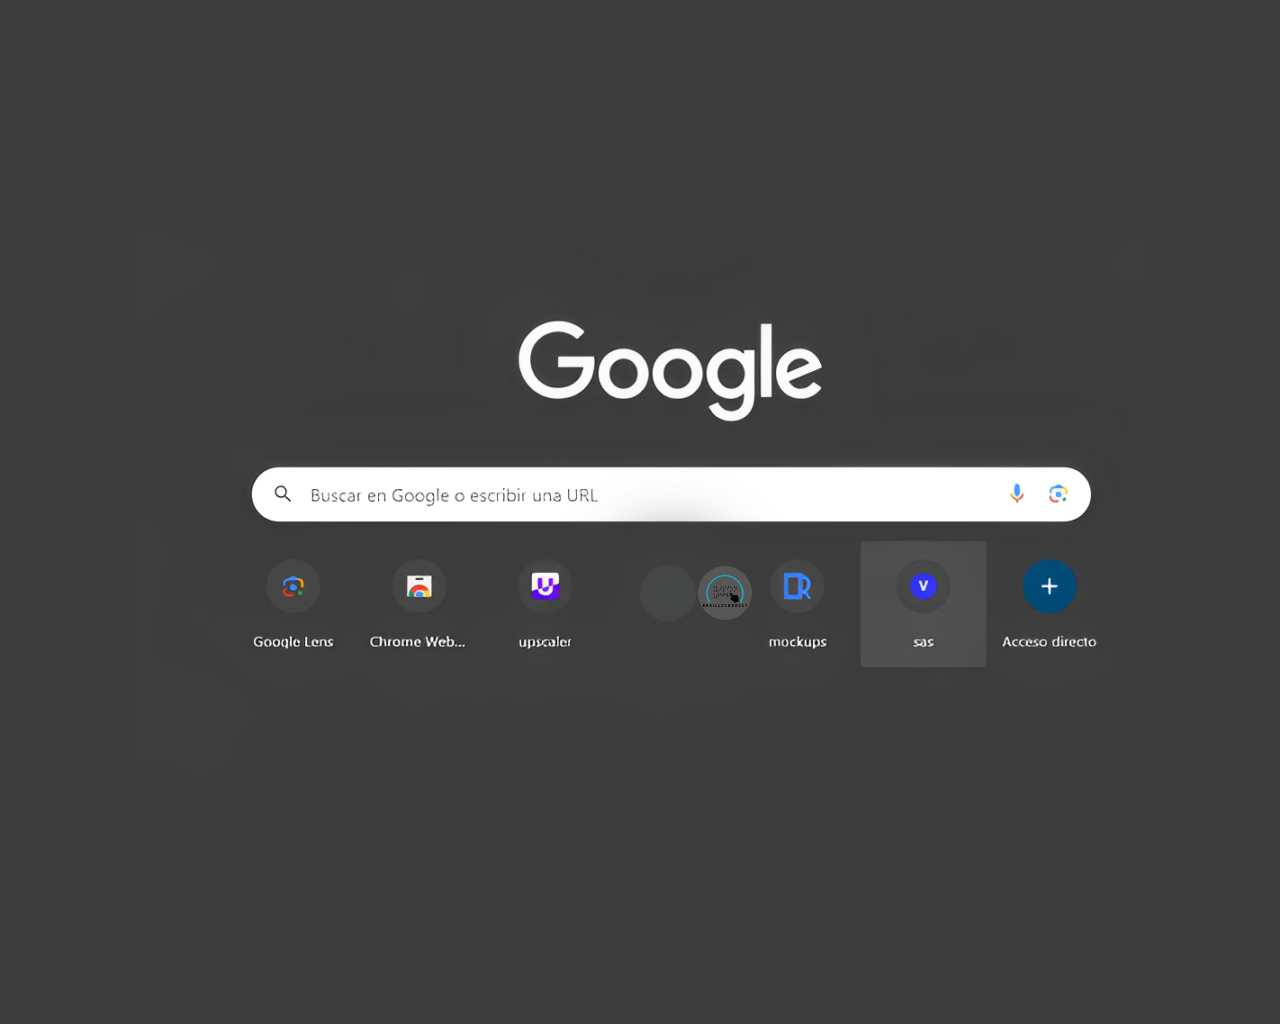
<file: index.html>
<!DOCTYPE html><html><head><meta charset="utf-8"><meta name="viewport" content="initial-scale=1, width=device-width"><link rel="stylesheet" href="desktop1.4267a332.css"><link rel="stylesheet" href="index.6d2a2d82.css"></head><body> <div class="desktop-1"> <div class="desktop-1-child"></div> <section class="main"> <img class="image-1-icon" alt src="image-1@2x.b7abcd8d.png"> <img class="main-child" loading="lazy" alt src="group-4.96f253af.svg" id="group"> </section> </div> <script>var e=document.getElementById("group");e&&e.addEventListener("click",function(e){window.location.href="./desktop1.html"});</script> </body></html>
</file>
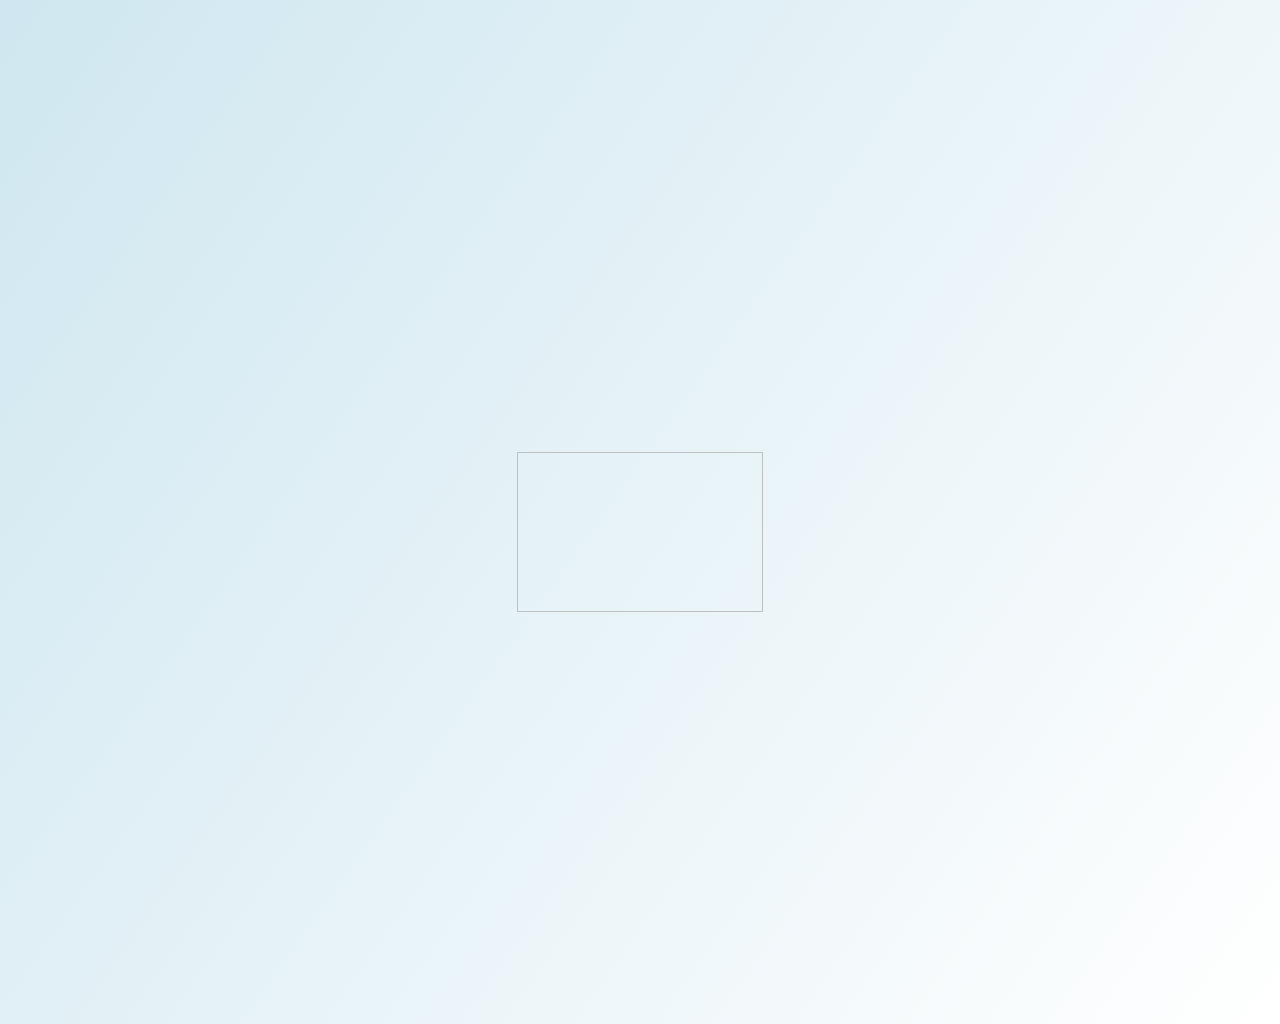
<file: desktop1.html>
<!DOCTYPE html><html><head><meta charset="utf-8"><meta name="viewport" content="initial-scale=1, width=device-width"><link rel="stylesheet" href="desktop1.4267a332.css"><link rel="stylesheet" href="desktop1.dcc79513.css"></head><body> <div class="desktop-2" id="desktop2"> <img class="frame-icon65" loading="lazy" alt> </div> <script>var e=document.getElementById("desktop2");e&&e.addEventListener("click",function(e){window.location.href="./desktop2.html"});</script> </body></html>
</file>
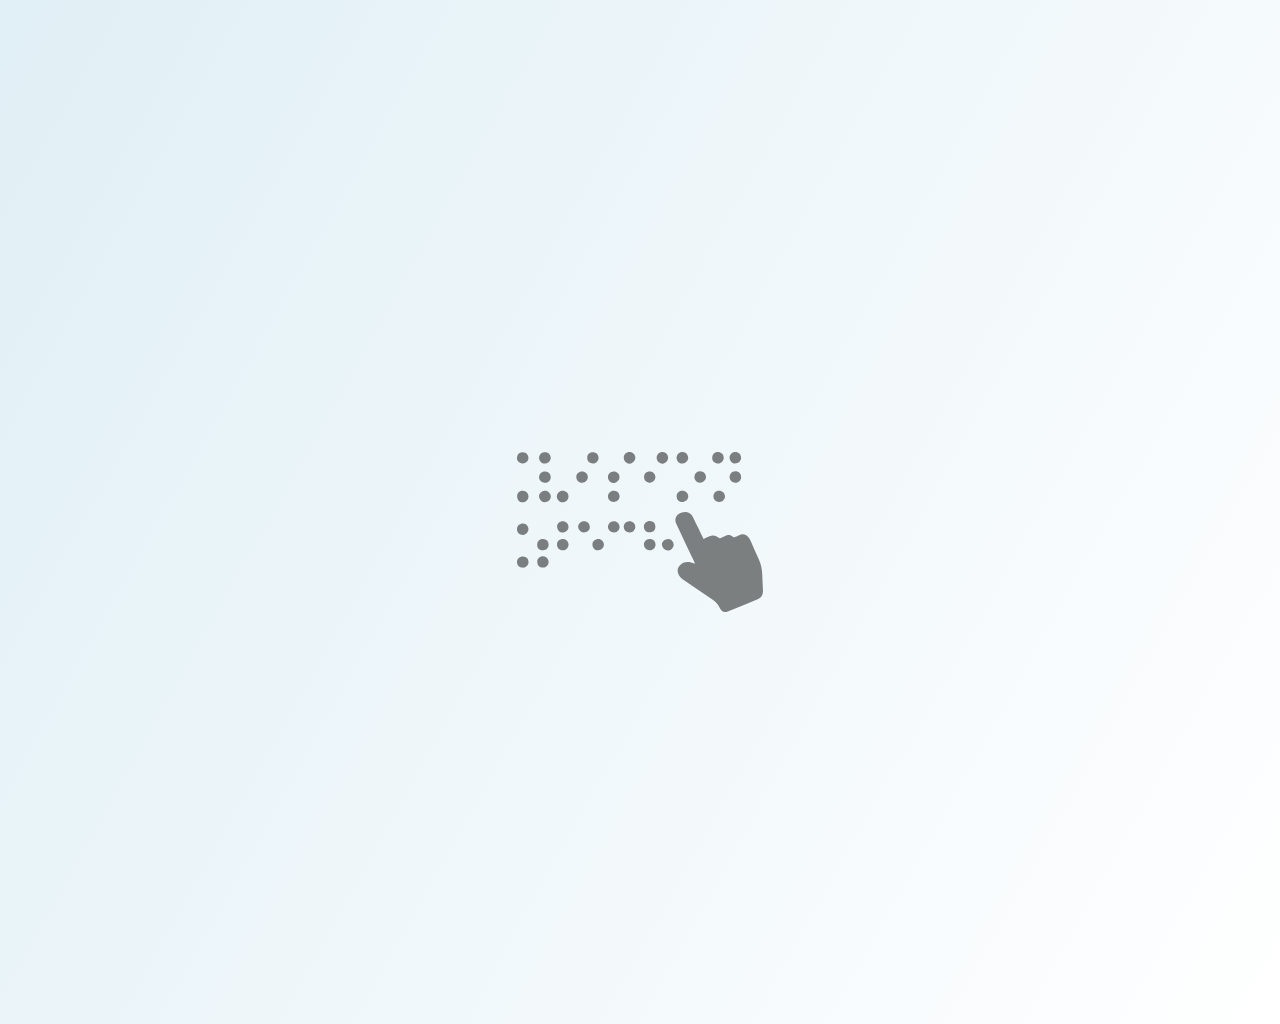
<file: desktop2.html>
<!DOCTYPE html><html><head><meta charset="utf-8"><meta name="viewport" content="initial-scale=1, width=device-width"><link rel="stylesheet" href="desktop1.4267a332.css"><link rel="stylesheet" href="desktop2.73dc5c78.css"></head><body> <div class="desktop-3" id="desktop3"> <img class="frame-icon12" loading="lazy" alt src="frame1.af3c4f87.svg"> </div> <script>var e=document.getElementById("desktop3");e&&e.addEventListener("click",function(e){window.location.href="./desktop4.html"});</script> </body></html>
</file>
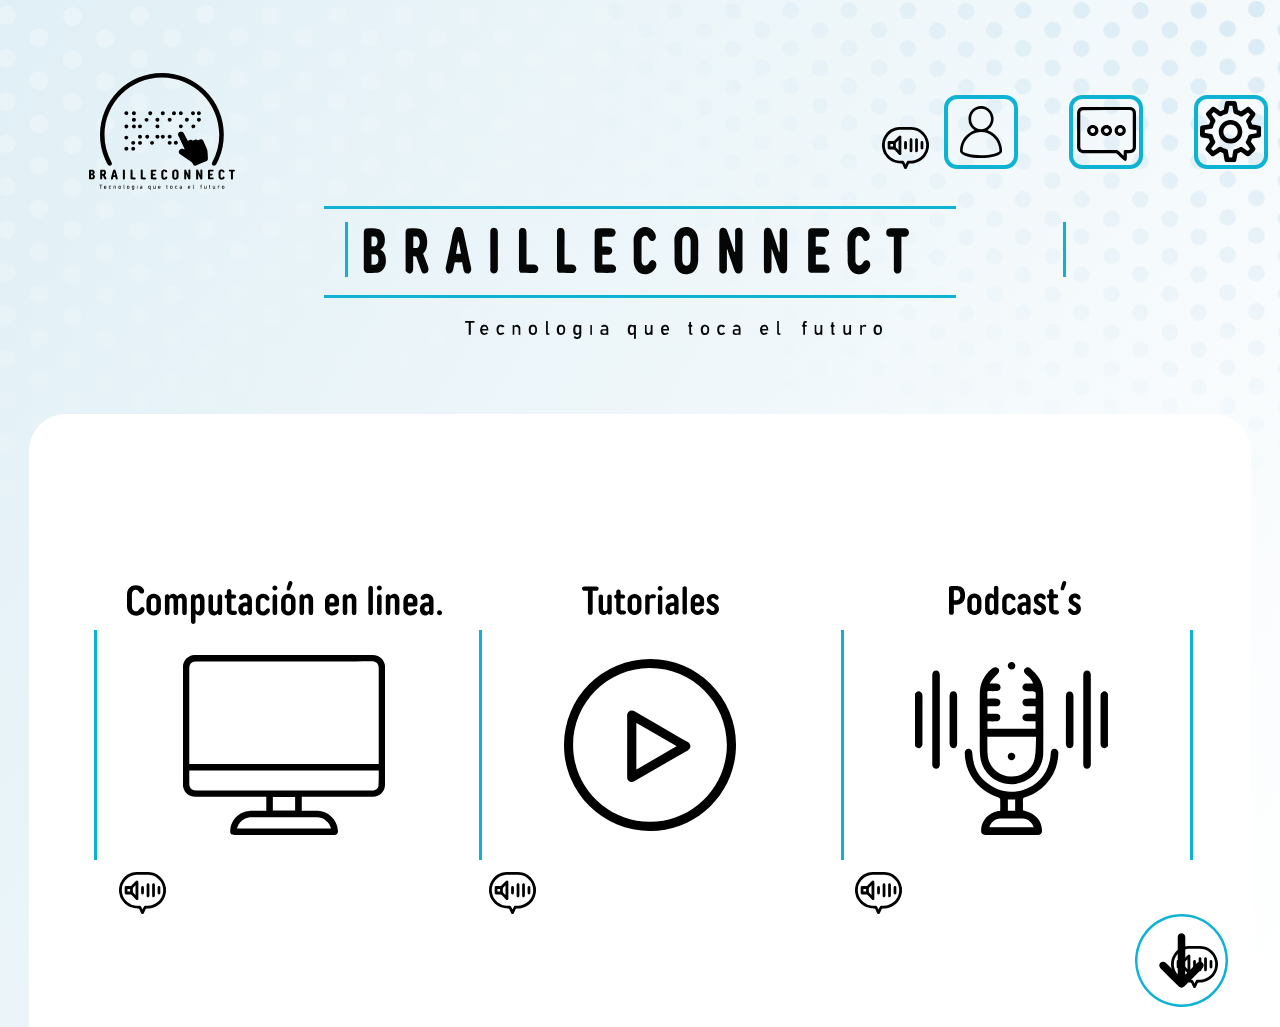
<file: desktop3.html>
<!DOCTYPE html><html><head><meta charset="utf-8"><meta name="viewport" content="initial-scale=1, width=device-width"><link rel="stylesheet" href="desktop1.4267a332.css"><link rel="stylesheet" href="desktop3.e8006842.css"></head><body> <div class="desktop-5"> <img class="main-icon" loading="lazy" alt src="frame.b922ecac.svg"> <section class="content"> <div class="line-parent"> <div class="frame-child"></div> <div class="group-wrapper"> <img class="group-icon" alt src="group.cffc4b47.svg"> </div> </div> <div class="content-child"></div> <div class="frame-parent"> <div class="sd-1-parent"> <img class="sd-1-icon" alt src="sd-1@2x.578f0312.png"> <img class="frame-item" loading="lazy" alt src="group-2.2b3d95f6.svg" id="group"> <img class="frame-inner" loading="lazy" alt src="group-3.3a417eb7.svg" id="group1"> <div class="divider"></div> <img class="frame-icon" loading="lazy" alt src="frame.b922ecac.svg"> <div class="rectangle-parent" id="groupContainer"> <div class="rectangle-div"></div> <img class="group-icon1" loading="lazy" alt src="group-1.1ae184da.svg"> </div> </div> <div class="sin-ttulo-2-1-parent"> <img class="sin-ttulo-2-1" alt src="sin-ttulo2-1@2x.d0c79620.png"> <div class="frame-group"> <div class="frame-wrapper"> <img class="frame-icon1" loading="lazy" alt src="frame-2.4f473bec.svg"> </div> <div class="line-div"></div> </div> <div class="side-bar"> <img class="group-icon2" alt src="group-21.f83e5a85.svg"> </div> </div> </div> </section> <section class="component-container-wrapper"> <div class="component-container"> <div class="component-container-inner"> <div class="frame-child1"></div> </div> <div class="component-container-child"> <div class="frame-child1"></div> </div> <div class="component-container-item"></div> <div class="component-container-item"></div> <div class="rectangle-group"> <div class="frame-child3"></div> <img class="frame-icon2" loading="lazy" alt src="frame-3.87091458.svg" id="frame1"> <img class="frame-icon3" loading="lazy" alt src="frame-4.d099b117.svg"> <img class="frame-icon4" loading="lazy" alt src="frame-5.60d4f1f1.svg"> <img class="frame-icon5" loading="lazy" alt src="frame-6.bda2bc42.svg"> <img class="frame-icon6" loading="lazy" alt src="frame-7.da6561df.svg"> <img class="frame-icon7" loading="lazy" alt src="frame-8.630db207.svg"> <img class="frame-icon8" loading="lazy" alt src="frame.b922ecac.svg"> <img class="frame-icon9" loading="lazy" alt src="frame.b922ecac.svg"> <img class="frame-icon10" loading="lazy" alt src="frame.b922ecac.svg"> <img class="frame-icon11" loading="lazy" alt src="frame-12.2eee1bf3.svg"> </div> </div> </section> </div> <script>var e=document.getElementById("group");e&&e.addEventListener("click",function(e){window.location.href="./desktop5.html"});var t=document.getElementById("group1");t&&t.addEventListener("click",function(e){window.location.href="./desktop6.html"});var n=document.getElementById("groupContainer");n&&n.addEventListener("click",function(e){window.location.href="./desktop7.html"});var o=document.getElementById("frame1");o&&o.addEventListener("click",function(e){window.location.href="./desktop8.html"});</script> </body></html>
</file>
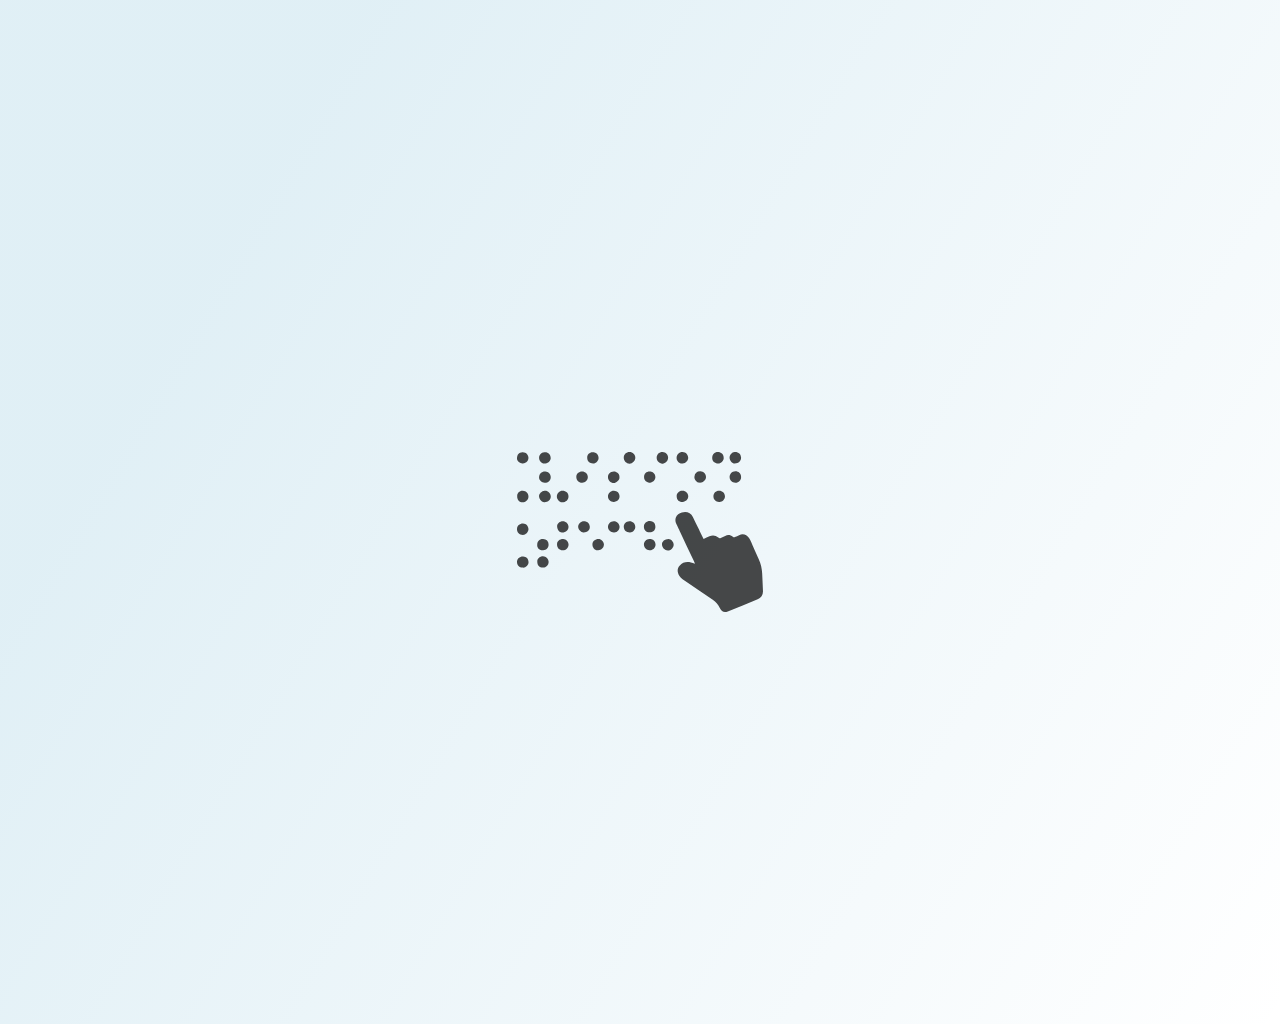
<file: desktop4.html>
<!DOCTYPE html><html><head><meta charset="utf-8"><meta name="viewport" content="initial-scale=1, width=device-width"><link rel="stylesheet" href="desktop1.4267a332.css"><link rel="stylesheet" href="desktop4.4f36dd17.css"></head><body> <div class="desktop-4" id="desktop4"> <img class="frame-icon52" loading="lazy" alt src="frame3.ff86825e.svg"> </div> <script>var e=document.getElementById("desktop4");e&&e.addEventListener("click",function(e){window.location.href="./desktop3.html"});</script> </body></html>
</file>
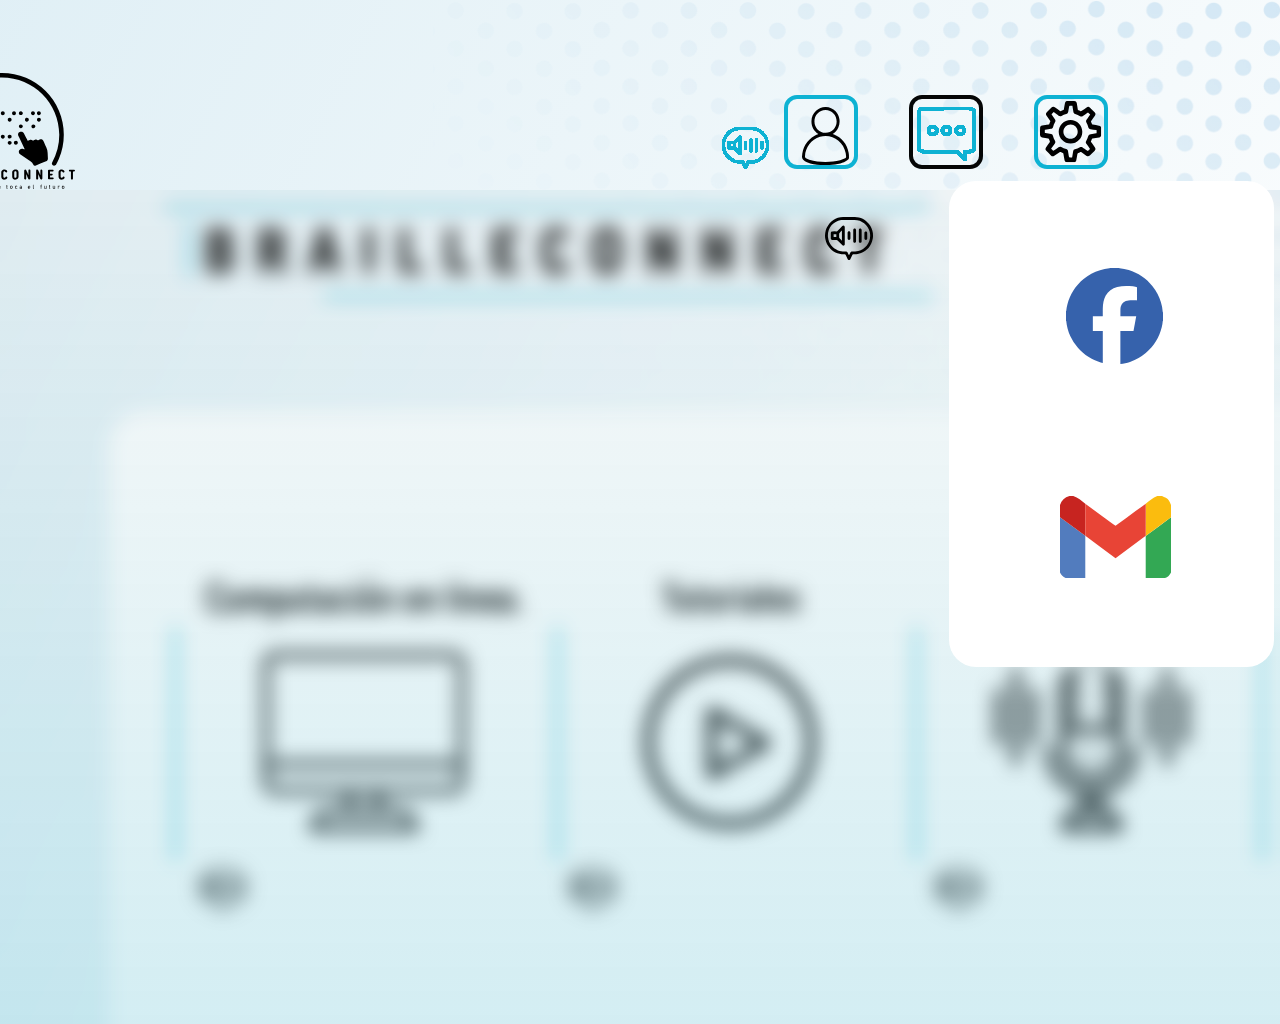
<file: desktop5.html>
<!DOCTYPE html><html><head><meta charset="utf-8"><meta name="viewport" content="initial-scale=1, width=device-width"><link rel="stylesheet" href="desktop1.4267a332.css"><link rel="stylesheet" href="desktop5.b5fe8003.css"></head><body> <div class="desktop-10"> <img class="frame-icon13" alt src="frame-4.d099b117.svg"> <div class="desktop-10-child"></div> <div class="frame-container"> <div class="frame-frame"> <img class="frame-icon14" loading="lazy" alt src="frame2.df6a30eb.svg"> </div> <div class="content-area"> <img class="sd-1-icon1" alt src="sd-1@2x.578f0312.png"> <div class="sin-ttulo-2-1-group"> <img class="sin-ttulo-2-11" alt src="sin-ttulo2-1@2x.d0c79620.png"> <img class="frame-icon15" loading="lazy" alt src="frame-2.4f473bec.svg"> </div> <div class="rectangle-container"> <div class="frame-child4"></div> <img class="empty-item-icon" loading="lazy" alt src="frame-21.dbc6765c.svg" id="emptyItem"> </div> <img class="content-area-child" loading="lazy" alt src="group-22.2992f61f.svg"> <img class="content-area-item" loading="lazy" alt src="group-3.3a417eb7.svg" id="group1"> <div class="line-group"> <div class="bottom-divider"></div> <div class="frame-div"> <div class="line-container"> <div class="frame-child6"></div> <div class="group-container"> <img class="group-icon3" alt src="group.cffc4b47.svg"> </div> </div> </div> </div> <img class="frame-icon16" loading="lazy" alt src="frame-31.cceba6f5.svg"> </div> <div class="bottom-divider"></div> </div> <main class="frame-main"> <div class="frame-child7"></div> <div class="frame-child8"></div> <div class="frame-child9"></div> <div class="frame-child10"></div> <section class="side-panel"> <div class="side-panel-child"></div> <img class="frame-icon17" loading="lazy" alt src="frame-5.60d4f1f1.svg"> <img class="frame-icon18" loading="lazy" alt src="frame-6.bda2bc42.svg"> <img class="frame-icon19" loading="lazy" alt src="frame-7.da6561df.svg"> <img class="frame-icon20" loading="lazy" alt src="frame-8.630db207.svg"> <img class="frame-icon21" loading="lazy" alt src="frame.b922ecac.svg"> <img class="frame-icon22" loading="lazy" alt src="frame.b922ecac.svg"> <img class="frame-icon23" loading="lazy" alt src="frame.b922ecac.svg"> <img class="frame-icon24" loading="lazy" alt src="frame-12.2eee1bf3.svg"> </section> <section class="rectangle-section" id="rectangleSection"></section> </main> <div class="desktop-10-inner"> <div class="rectangle-parent1"> <div class="frame-child11"></div> <img class="frame-icon25" loading="lazy" alt src="frame-121.4553088b.svg"> <img class="frame-icon26" loading="lazy" alt src="frame-13.ff154a6c.svg"> </div> </div> </div> <script>var e=document.getElementById("emptyItem");e&&e.addEventListener("click",function(e){window.location.href="./desktop7.html"});var t=document.getElementById("group1");t&&t.addEventListener("click",function(e){window.location.href="./desktop6.html"});var n=document.getElementById("rectangleSection");n&&n.addEventListener("click",function(e){window.location.href="./desktop3.html"});</script> </body></html>
</file>
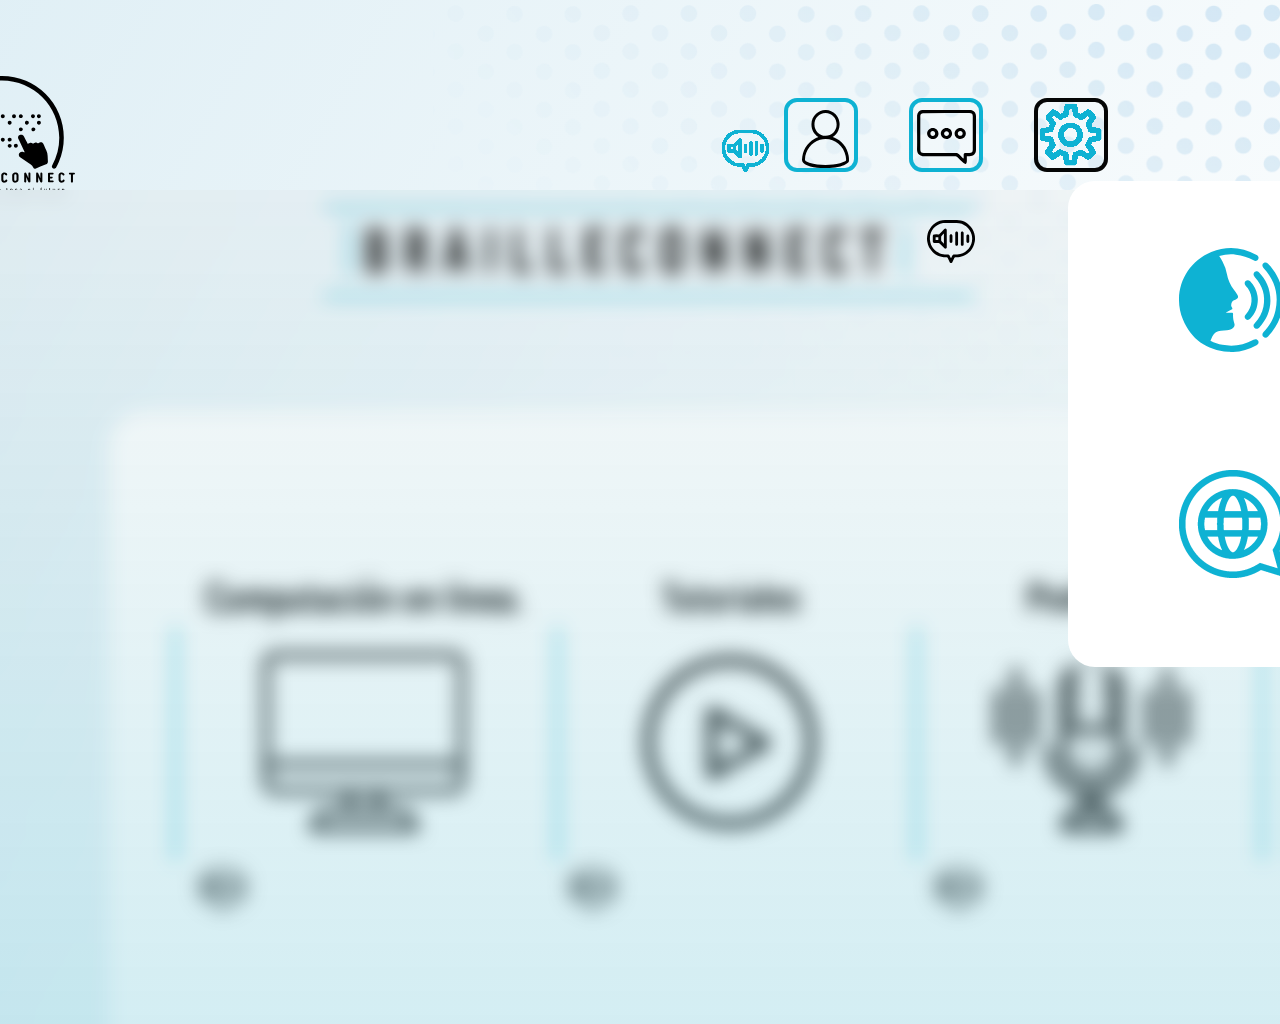
<file: desktop6.html>
<!DOCTYPE html><html><head><meta charset="utf-8"><meta name="viewport" content="initial-scale=1, width=device-width"><link rel="stylesheet" href="desktop1.4267a332.css"><link rel="stylesheet" href="desktop6.27739d53.css"></head><body> <div class="desktop-11"> <div class="frame-parent1"> <div class="line-parent1"> <div class="frame-child12"></div> <div class="frame-wrapper1"> <div class="content-separator-parent"> <div class="content-separator"></div> <div class="nested-content"> <div class="group-parent"> <img class="group-icon4" alt src="group.cffc4b47.svg"> <div class="sd-1-group"> <img class="sd-1-icon2" alt src="sd-1@2x.578f0312.png"> <div class="sin-ttulo-2-1-container"> <img class="sin-ttulo-2-12" alt src="sin-ttulo2-1@2x.d0c79620.png"> <img class="frame-icon27" loading="lazy" alt src="frame-2.4f473bec.svg"> </div> <div class="group-div"> <div class="frame-child13"></div> <img class="inner-item-icon" loading="lazy" alt src="frame-21.dbc6765c.svg" id="innerItem"> </div> <img class="frame-child14" loading="lazy" alt src="group-2.2b3d95f6.svg" id="group"> <img class="frame-child15" loading="lazy" alt src="group-31.54e539d9.svg"> <img class="frame-icon28" loading="lazy" alt src="frame-31.cceba6f5.svg"> </div> </div> </div> <div class="frame-parent2"> <div class="line-wrapper"> <div class="frame-child16"></div> </div> <img class="empty-container-icon" loading="lazy" alt src="frame2.df6a30eb.svg"> </div> </div> </div> </div> <div class="frame-child12"></div> </div> <main class="line-parent2"> <div class="frame-child18"></div> <div class="frame-child19"></div> <div class="frame-child20"></div> <div class="frame-child21"></div> <section class="frame-section"> <div class="frame-child22"></div> <img class="frame-icon29" loading="lazy" alt src="frame-4.d099b117.svg"> <img class="frame-icon30" loading="lazy" alt src="frame-5.60d4f1f1.svg"> <img class="frame-icon31" loading="lazy" alt src="frame-6.bda2bc42.svg"> <img class="frame-icon32" loading="lazy" alt src="frame-7.da6561df.svg"> <img class="frame-icon33" loading="lazy" alt src="frame-8.630db207.svg"> <img class="frame-icon34" loading="lazy" alt src="frame.b922ecac.svg"> <img class="frame-icon35" loading="lazy" alt src="frame.b922ecac.svg"> <img class="frame-icon36" loading="lazy" alt src="frame.b922ecac.svg"> <img class="frame-icon37" loading="lazy" alt src="frame-12.2eee1bf3.svg"> </section> <section class="frame-child23" id="rectangleSection"></section> </main> <div class="image-container-wrapper"> <div class="image-container"> <div class="image-container-child"></div> <img class="image-background-icon" loading="lazy" alt src="frame-131.c1d99689.svg"> <img class="image-2-icon" loading="lazy" alt src="image-2@2x.565ebfdb.png"> </div> </div> </div> <script>var e=document.getElementById("innerItem");e&&e.addEventListener("click",function(e){window.location.href="./desktop7.html"});var t=document.getElementById("group");t&&t.addEventListener("click",function(e){window.location.href="./desktop5.html"});var n=document.getElementById("rectangleSection");n&&n.addEventListener("click",function(e){window.location.href="./desktop3.html"});</script> </body></html>
</file>
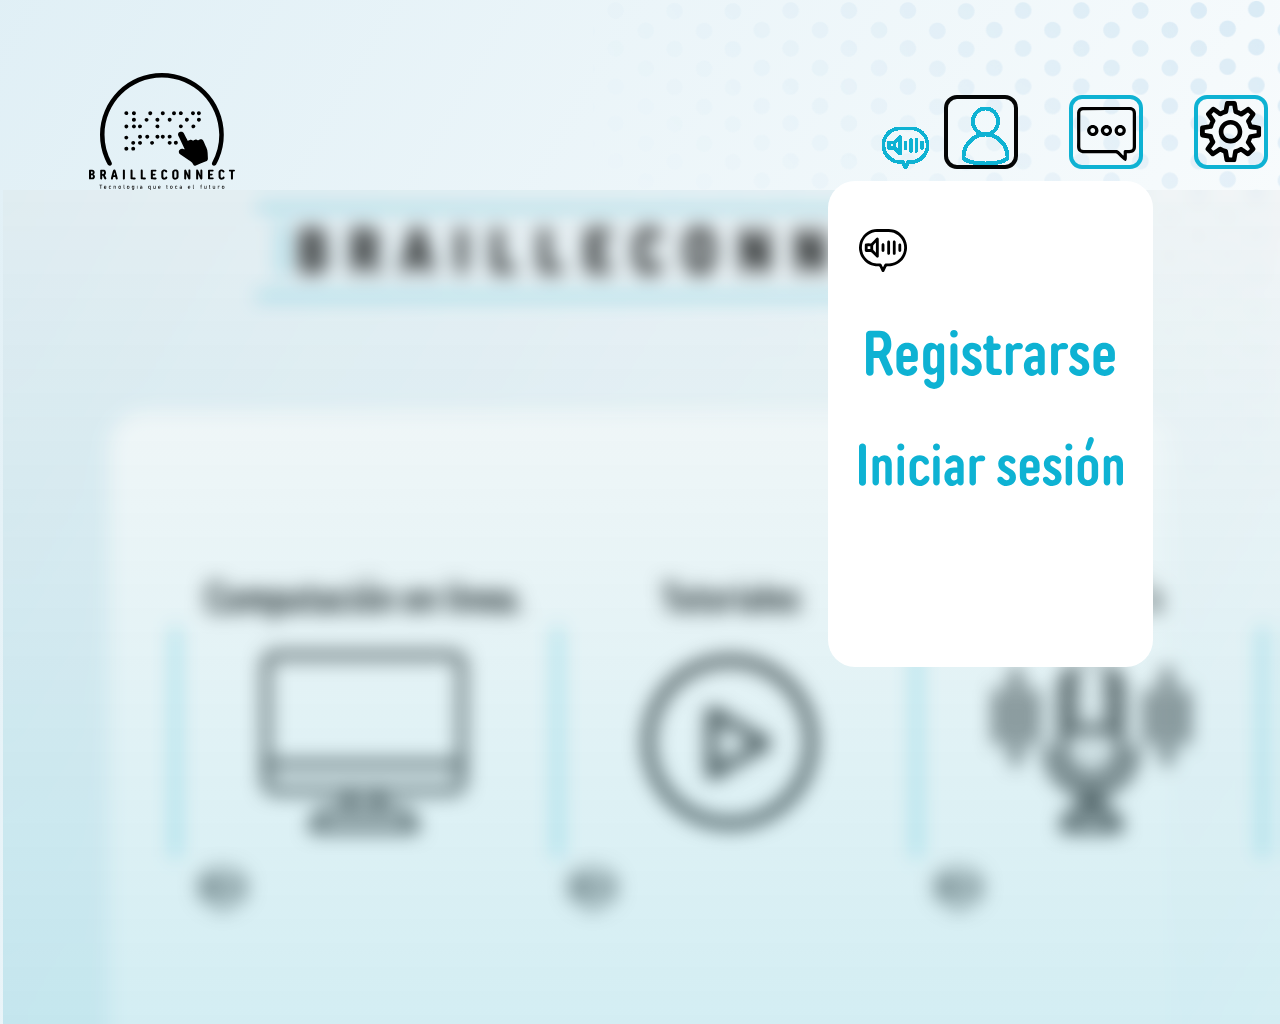
<file: desktop7.html>
<!DOCTYPE html><html><head><meta charset="utf-8"><meta name="viewport" content="initial-scale=1, width=device-width"><link rel="stylesheet" href="desktop1.4267a332.css"><link rel="stylesheet" href="desktop7.d856f1e3.css"></head><body> <div class="desktop-9"> <div class="desktop-9-child"></div> <main class="frame-parent3"> <section class="frame-wrapper2"> <div class="frame-parent4"> <div class="horizontal-divider-parent"> <div class="horizontal-divider"></div> <div class="nested-right-wrapper"> <div class="nested-right"> <div class="nested-right-child"></div> <div class="bottom-right"> <img class="group-icon5" alt src="group.cffc4b47.svg"> </div> </div> </div> </div> <div class="horizontal-divider"></div> </div> </section> <section class="rectangle-parent2"> <div class="frame-child24"></div> <img class="frame-icon38" loading="lazy" alt src="frame-4.d099b117.svg"> <img class="frame-icon39" loading="lazy" alt src="frame-5.60d4f1f1.svg"> <img class="frame-icon40" loading="lazy" alt src="frame-6.bda2bc42.svg"> <img class="frame-icon41" loading="lazy" alt src="frame-7.da6561df.svg"> <div class="frame-parent5"> <div class="frame-parent6"> <div class="line-frame"> <div class="frame-child25"></div> </div> <div class="line-wrapper1"> <div class="frame-child25"></div> </div> <div class="frame-child27"></div> <div class="frame-child27"></div> </div> <img class="frame-icon42" loading="lazy" alt src="frame-8.630db207.svg"> </div> <img class="frame-icon43" loading="lazy" alt src="frame.b922ecac.svg"> <img class="frame-icon44" loading="lazy" alt src="frame.b922ecac.svg"> <img class="frame-icon45" loading="lazy" alt src="frame.b922ecac.svg"> <img class="frame-icon46" loading="lazy" alt src="frame-12.2eee1bf3.svg"> </section> <section class="frame-child29" id="rectangleSection"></section> </main> <div class="right-content"> <div class="nested-content1"> <img class="sin-ttulo-2-13" alt src="sin-ttulo2-1@2x.d0c79620.png"> <img class="inner-content-icon" loading="lazy" alt src="frame-2.4f473bec.svg"> </div> <div class="sd-1-container"> <img class="sd-1-icon3" alt src="sd-1@2x.578f0312.png"> <div class="rectangle-parent3"> <div class="frame-child30"></div> <img class="frame-icon47" loading="lazy" alt src="frame-10.b85cb5bd.svg"> </div> <img class="frame-child31" loading="lazy" alt src="group-2.2b3d95f6.svg" id="group"> <img class="frame-child32" loading="lazy" alt src="group-3.3a417eb7.svg" id="group1"> <img class="frame-icon48" loading="lazy" alt src="frame-31.cceba6f5.svg"> </div> <div class="rectangle-parent4"> <div class="frame-child33"></div> <img class="frame-icon49" loading="lazy" alt src="frame2.df6a30eb.svg"> <img class="frame-icon50" loading="lazy" alt src="frame-132.7a1a38d9.svg"> <img class="frame-icon51" loading="lazy" alt src="frame-14.3e08fefc.svg"> </div> </div> </div> <script>var e=document.getElementById("rectangleSection");e&&e.addEventListener("click",function(e){window.location.href="./desktop3.html"});var t=document.getElementById("group");t&&t.addEventListener("click",function(e){window.location.href="./desktop5.html"});var n=document.getElementById("group1");n&&n.addEventListener("click",function(e){window.location.href="./desktop6.html"});</script> </body></html>
</file>
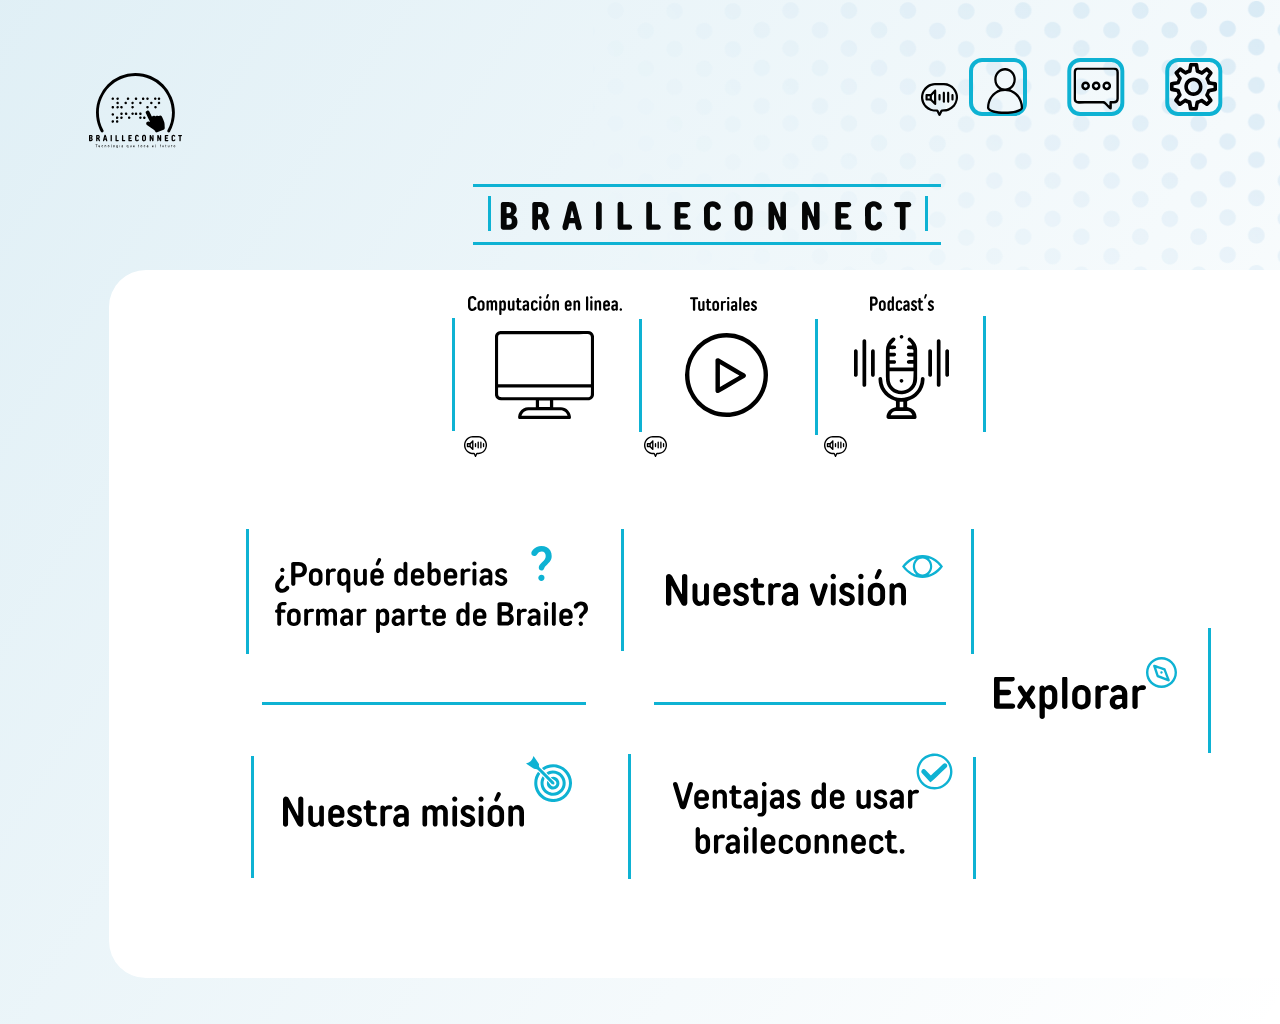
<file: desktop8.html>
<!DOCTYPE html><html><head><meta charset="utf-8"><meta name="viewport" content="initial-scale=1, width=device-width"><link rel="stylesheet" href="desktop1.4267a332.css"><link rel="stylesheet" href="desktop8.5ede60d3.css"></head><body> <div class="desktop-12"> <section class="frame-parent7"> <div class="sin-ttulo-2-1-parent1"> <img class="sin-ttulo-2-14" alt src="sin-ttulo2-1@2x.d0c79620.png"> <img class="empty-panel-icon" loading="lazy" alt src="frame4.eb3f1731.svg"> <div class="frame-wrapper3"> <div class="line-parent3"> <div class="frame-child34"></div> <div class="deep-nested"> <div class="first-option"> <div class="first-option-child"></div> <img class="group-icon6" alt src="group1.5f726a77.svg"> </div> </div> <div class="frame-child34"></div> </div> </div> </div> <div class="sd-1-parent1"> <img class="sd-1-icon4" alt src="sd-1@2x.578f0312.png"> <div class="rectangle-parent5"> <div class="frame-child36"></div> <img class="frame-icon53" loading="lazy" alt src="frame-1.53bb4f4c.svg"> </div> <img class="frame-child37" loading="lazy" alt src="group-23.6250d581.svg"> <img class="frame-child38" loading="lazy" alt src="group-32.58d582e9.svg"> <div class="divider1"></div> <img class="frame-icon54" loading="lazy" alt src="frame-22.f37c135b.svg"> </div> </section> <section class="rectangle-parent6"> <div class="frame-child39"></div> <div class="feature-list"> <div class="feature-item"> <div class="feature-item-inner"> <div class="frame-child40"></div> </div> <div class="feature-details"> <div class="feature-points-wrapper"> <div class="feature-points"> <img class="leaf-panel-icon" alt src="frame-32.52dd7be3.svg"> <div class="sub-leaf-wrapper"> <img class="sub-leaf-icon" loading="lazy" alt src="frame-41.a2ce1c4c.svg"> </div> <img class="another-leaf-icon" loading="lazy" alt src="frame-51.7d6520e2.svg"> </div> </div> <div class="feature-details-inner"> <div class="nested-end-parent"> <div class="nested-end"> <img class="frame-icon55" loading="lazy" alt src="frame-61.0588f9f1.svg"> </div> <div class="line-wrapper2"> <div class="frame-child40"></div> </div> <div class="grid-headers"> <div class="frame-wrapper4"> <img class="frame-icon56" loading="lazy" alt src="frame-71.c2a23721.svg"> </div> <div class="grid-headers-child"></div> </div> <div class="grid-headers1"> <div class="end-leaf"> <img class="frame-icon55" loading="lazy" alt src="frame-81.c271d77e.svg"> </div> <div class="grid-headers-child"></div> </div> </div> </div> <div class="image-gallery"> <img class="frame-icon58" loading="lazy" alt src="frame-9.b57c88b1.svg"> <img class="frame-icon58" loading="lazy" alt src="frame-101.1406fccc.svg"> <img class="frame-icon58" loading="lazy" alt src="frame-11.4ce6923f.svg"> </div> </div> </div> </div> <div class="testimonial-list-parent"> <div class="testimonial-list"> <div class="testimonial-list-child"></div> <div class="leaf-container"> <div class="leaf-container-child"></div> </div> </div> <div class="testimonial-author"> <div class="author-details"> <div class="author-info"> <div class="author-name"> <div class="author-title"> <div class="author-company"> <div class="author-location"> <div class="multi-level"> <img class="final-panel-icon" loading="lazy" alt src="frame-122.b99b8572.svg"> </div> <div class="testimonial-navigation"> <div class="testimonial-navigation-child"></div> </div> <div class="second-leaf-element"> <div class="action-buttons"> <img class="first-sub-panel" loading="lazy" alt src="frame-133.1fa79b92.svg"> <img class="second-sub-panel" alt src="frame-141.5068a2df.svg"> </div> </div> </div> <div class="testimonial-list-child"></div> </div> </div> <div class="call-to-action"> <div class="large-container"> <div class="large-container-child"></div> </div> <div class="panel-container"> <div class="large-container-child"></div> </div> <div class="action-content"> <div class="final-level"> <img class="frame-icon55" loading="lazy" alt src="frame-15.3c90ec2a.svg"> </div> <img class="frame-icon62" loading="lazy" alt src="frame-16.f6946b36.svg"> </div> </div> </div> </div> <div class="testimonial-list-child"></div> </div> <div class="footer-content-wrapper"> <div class="footer-content"> <div class="footer-links-wrapper"> <div class="footer-links"> <img class="first-leaf-element" loading="lazy" alt src="frame-17.690df1af.svg"> <div class="link-column-two"> <img class="final-element-icon" loading="lazy" alt src="frame-18.0b1507fe.svg"> </div> </div> </div> <div class="footer-content-child"></div> <div class="footer-info"> <div class="copyright"> <img class="frame-icon63" loading="lazy" alt src="frame-19.724b3cea.svg"> <img class="frame-icon64" alt src="frame-20.05fda4d0.svg"> </div> <div class="contact-info"> <div class="testimonial-navigation-child"></div> </div> </div> </div> </div> </div> </div> </section> <div class="desktop-12-child" id="rectangle"></div> </div> <script>var e=document.getElementById("rectangle");e&&e.addEventListener("click",function(e){window.location.href="./desktop3.html"});</script> </body></html>
</file>
<file: desktop1.4267a332.css>
body{margin:0;line-height:normal}:root{--color-white:#fff;--color-skyblue:#0eb2d3;--color-gainsboro:#d9d9d900;--color-darkslategray:#3e3d3e;--color-gray:#050606;--gap-xl:20px;--gap-base:16px;--gap-mini:15px;--gap-2xl:21px;--gap-2xs:11px;--gap-11xs:2px;--gap-17xl:36px;--padding-90xl:109px;--padding-smi:13px;--padding-17xl:36px;--padding-187xl:206px;--padding-305xl:324px;--padding-229xl:248px;--padding-143xl:162px;--padding-xl:20px;--padding-49xl:68px;--padding-70xl:89px;--padding-10xs:3px;--padding-4xl:23px;--padding-433xl:452px;--padding-393xl:412px;--padding-5xl:24px;--padding-11xs-7:1.7px;--padding-50xl:69px;--padding-15xl:34px;--padding-8xs:5px;--padding-2xl:21px;--padding-9xs:4px;--padding-xs:12px;--padding-4xs:9px;--padding-mini:15px;--br-18xl:37px;--br-smi:13px;--br-8xl:27px}
/*# sourceMappingURL=desktop1.4267a332.css.map */
</file>
<file: index.6d2a2d82.css>
.desktop-1-child{background-color:var(--color-darkslategray);width:1440px;max-width:100%;height:1024px;display:none;position:relative}.image-1-icon{object-fit:cover;z-index:1;width:100%;height:100%;position:absolute;top:0;left:0}.main-child{cursor:pointer;z-index:2;width:54px;height:54px;position:absolute;top:367px;left:559px}.main{width:1119px;max-width:100%;height:626px;position:relative}.desktop-1{background-color:var(--color-darkslategray);box-sizing:border-box;letter-spacing:normal;flex-direction:row;justify-content:flex-start;align-items:flex-start;width:100%;height:1024px;padding:199px 139px;line-height:normal;display:flex;position:relative;overflow:hidden;box-shadow:0 4px 4px #00000040}@media screen and (width<=1200px){.desktop-1{padding-left:var(--padding-50xl);padding-right:var(--padding-50xl);box-sizing:border-box}}@media screen and (width<=600px){.desktop-1{padding-left:var(--padding-15xl);padding-right:var(--padding-15xl);box-sizing:border-box}}
/*# sourceMappingURL=index.6d2a2d82.css.map */
</file>
<file: desktop1.dcc79513.css>
.desktop-2,.frame-icon65{position:relative;overflow:hidden}.frame-icon65{flex-shrink:0;width:246px;height:160px}.desktop-2{padding:var(--padding-433xl)var(--padding-xl)var(--padding-393xl);box-sizing:border-box;letter-spacing:normal;cursor:pointer;background:linear-gradient(-54.59deg,#0eb2d300,#65b1d04f),#fff;flex-direction:row;justify-content:center;align-items:flex-start;width:100%;height:1024px;line-height:normal;display:flex}
/*# sourceMappingURL=desktop1.dcc79513.css.map */
</file>
<file: desktop2.73dc5c78.css>
.desktop-3,.frame-icon12{position:relative;overflow:hidden}.frame-icon12{flex-shrink:0;width:246px;height:160px}.desktop-3{padding:var(--padding-433xl)var(--padding-xl)var(--padding-393xl);box-sizing:border-box;letter-spacing:normal;cursor:pointer;background:linear-gradient(-60.74deg,#0eb2d300,#65b1d033),#fff;flex-direction:row;justify-content:center;align-items:flex-start;width:100%;height:1024px;line-height:normal;display:flex}
/*# sourceMappingURL=desktop2.73dc5c78.css.map */
</file>
<file: desktop3.e8006842.css>
.main-icon{z-index:3;flex-shrink:0;width:47px;height:42px;position:absolute;bottom:39px;right:62px;overflow:hidden;margin:0!important}.frame-child,.group-icon{z-index:2;position:relative}.frame-child{border-top:3px solid var(--color-skyblue);box-sizing:border-box;align-self:stretch;height:3px}.group-icon{flex:1;max-width:100%;height:48.3px;overflow:hidden}.group-wrapper,.line-parent{justify-content:flex-start;align-items:flex-start;max-width:100%;display:flex}.group-wrapper{box-sizing:border-box;flex-direction:row;align-self:stretch;padding:0 47px 0 39px}.line-parent{flex-direction:column;gap:18px;height:66.3px}.content-child{border-top:3px solid var(--color-skyblue);box-sizing:border-box;z-index:2;width:769px;max-width:100%;height:3px;position:relative}.sd-1-icon{object-fit:contain;z-index:1;width:100%;height:100%;position:absolute;top:0;left:0}.frame-inner,.frame-item{cursor:pointer;width:74px;height:74px;top:95px}.frame-item{z-index:2;position:absolute;left:476px}.frame-inner{left:601px}.divider,.frame-icon,.frame-inner{z-index:2;position:absolute}.divider{border-right:3px solid var(--color-skyblue);box-sizing:border-box;width:3px;height:55px;top:222px;left:470px}.frame-icon{width:47px;height:42px;top:127px;left:289px;overflow:hidden}.rectangle-div{border-radius:var(--br-smi);background-color:var(--color-gainsboro);border:4px solid var(--color-skyblue);box-sizing:border-box;width:100%;height:100%;display:none;position:absolute;top:0;left:0}.group-icon1{z-index:1;width:63.51%;max-width:100%;height:78.38%;max-height:100%;position:absolute;inset:10.81% 17.57% 10.81% 18.92%;overflow:hidden}.rectangle-parent{border-radius:var(--br-smi);background-color:var(--color-gainsboro);border:4px solid var(--color-skyblue);box-sizing:border-box;cursor:pointer;z-index:2;width:74px;height:74px;position:absolute;top:95px;left:351px}.sd-1-parent{width:847px;height:478px;position:absolute;top:-5px;right:-484px;margin:0!important}.sin-ttulo-2-1{object-fit:cover;width:956px;max-width:100%;height:538px;display:none;position:relative}.frame-icon1{z-index:1;flex-shrink:0;width:146px;height:117px;position:relative;overflow:hidden}.frame-wrapper{flex-direction:row;justify-content:flex-start;align-self:stretch;align-items:flex-start;display:flex}.line-div{border-right:3px solid var(--color-skyblue);box-sizing:border-box;z-index:1;width:3px;height:55px;position:relative}.frame-group{padding:0 var(--padding-10xs)0 0;box-sizing:border-box;flex-direction:column;justify-content:flex-start;align-items:flex-end;gap:32px;width:262px;display:flex}.group-icon2{z-index:2;width:417px;max-width:100%;max-height:100%;position:relative}.frame-parent,.side-bar,.sin-ttulo-2-1-parent{align-items:flex-start;max-width:100%;display:flex}.side-bar{flex-direction:row;justify-content:flex-end;align-self:stretch}.frame-parent,.sin-ttulo-2-1-parent{justify-content:flex-start}.sin-ttulo-2-1-parent{padding:var(--padding-49xl)74px 207px var(--padding-70xl);box-sizing:border-box;background-image:url(sin-ttulo2-1@2x.d0c79620.png);background-position:top;background-repeat:no-repeat;background-size:cover;flex-direction:column;flex:1;gap:44px}.frame-parent{flex-direction:row;width:956px;position:absolute;top:5px;left:0;margin:0!important}.content,.frame-child1{box-sizing:border-box;position:relative}.content{padding:var(--padding-187xl)var(--padding-305xl)var(--padding-229xl);flex-direction:column;justify-content:flex-start;align-self:stretch;align-items:flex-start;gap:22.7px;max-width:100%;display:flex}.frame-child1{border-right:3px solid var(--color-skyblue);z-index:3;flex:1;width:3px}.component-container-child,.component-container-inner{padding:0 var(--padding-17xl)0 0;flex-direction:column;justify-content:flex-start;align-self:stretch;align-items:flex-start;display:flex}.component-container-child{padding:0 var(--padding-smi)0 0}.component-container-item{border-right:3px solid var(--color-skyblue);box-sizing:border-box;z-index:3;align-self:stretch;width:3px;position:relative}.frame-child3{border-radius:var(--br-18xl);background-color:var(--color-white);z-index:2;width:100%;height:100%;position:absolute;top:0;left:0}.frame-icon2{cursor:pointer;z-index:3;width:93px;height:93px;position:absolute;top:500px;left:1106px;overflow:hidden}.frame-icon3,.frame-icon4,.frame-icon5,.frame-icon6,.frame-icon7{z-index:3;width:132px;height:34px;position:absolute;top:167px;left:920px;overflow:hidden}.frame-icon4,.frame-icon5,.frame-icon6,.frame-icon7{width:315px;height:43px;left:98px}.frame-icon5,.frame-icon6,.frame-icon7{width:193px;height:173px;top:248px;left:886px}.frame-icon6,.frame-icon7{width:172px;height:172px;top:245px;left:535px}.frame-icon7{width:202px;height:180px;top:241px;left:154px}.frame-icon10,.frame-icon11,.frame-icon8,.frame-icon9{z-index:3;width:47px;height:42px;position:absolute;top:458px;left:90px;overflow:hidden}.frame-icon10,.frame-icon11,.frame-icon9{left:460px}.frame-icon10,.frame-icon11{left:826px}.frame-icon11{width:137px;height:29px;top:172px;left:553px}.rectangle-group{width:100%;height:706px;position:absolute;bottom:-93px;left:0;right:0;margin:0!important}.component-container,.component-container-wrapper{flex-direction:row;align-self:stretch;align-items:flex-start;max-width:100%;display:flex}.component-container{box-sizing:border-box;justify-content:space-between;gap:var(--gap-xl);width:1222px;padding:216px 58px 167px 65px;position:relative}.component-container-wrapper{justify-content:center;height:613px;margin-top:-132px}.desktop-5{letter-spacing:normal;background:linear-gradient(-57.7deg,#0eb2d300,#65b1d033),#fff;flex-direction:column;justify-content:flex-start;align-items:flex-start;width:100%;line-height:normal;display:flex;position:relative;overflow:hidden}@media screen and (width<=1200px){.content{padding-left:var(--padding-143xl);padding-right:var(--padding-143xl);box-sizing:border-box}.component-container{box-sizing:border-box;padding-left:32px;padding-right:29px}}@media screen and (width<=750px){.group-wrapper{padding-right:var(--padding-4xl);box-sizing:border-box}.content{box-sizing:border-box;padding:134px 81px 161px}.component-container{padding-top:152px;padding-bottom:var(--padding-90xl);box-sizing:border-box}}@media screen and (width<=450px){.content{padding-left:var(--padding-xl);padding-right:var(--padding-xl);box-sizing:border-box}.component-container-item{width:100%;height:3px}.component-container{flex-wrap:wrap}}
/*# sourceMappingURL=desktop3.e8006842.css.map */
</file>
<file: desktop4.4f36dd17.css>
.desktop-4,.frame-icon52{position:relative;overflow:hidden}.frame-icon52{flex-shrink:0;width:246px;height:160px}.desktop-4{padding:var(--padding-433xl)var(--padding-xl)var(--padding-393xl);box-sizing:border-box;letter-spacing:normal;cursor:pointer;background:linear-gradient(-59.31deg,#0eb2d300,#65b1d033 80.39%),#fff;flex-direction:row;justify-content:center;align-items:flex-start;width:100%;height:1024px;line-height:normal;display:flex}
/*# sourceMappingURL=desktop4.4f36dd17.css.map */
</file>
<file: desktop5.b5fe8003.css>
.frame-icon13{z-index:2;width:132px;height:34px;display:none;position:absolute;top:578px;left:1029px;overflow:hidden}.desktop-10-child{border-right:3px solid var(--color-skyblue);box-sizing:border-box;z-index:3;width:3px;height:55px;display:none;position:absolute;top:222px;left:1063px}.frame-icon14{z-index:6;flex-shrink:0;width:48px;height:43px;position:relative;overflow:hidden}.frame-frame{flex-direction:row;justify-content:flex-end;align-items:flex-start;padding:0 60px;display:flex}.sd-1-icon1{object-fit:contain;z-index:1;width:100%;height:100%;position:absolute;top:0;left:0}.sin-ttulo-2-11{object-fit:cover;width:956px;max-width:100%;height:538px;display:none;position:relative}.frame-icon15{z-index:1;flex-shrink:0;width:146px;height:117px;position:relative;overflow:hidden}.frame-child4,.sin-ttulo-2-1-group{box-sizing:border-box;position:absolute}.sin-ttulo-2-1-group{padding:var(--padding-49xl)var(--padding-70xl);background-position:top;background-repeat:no-repeat;background-size:cover;flex-direction:row;justify-content:flex-start;align-items:flex-start;width:956px;height:538px;display:flex;bottom:-65px;left:-593px}.frame-child4{border-radius:var(--br-smi);background-color:var(--color-gainsboro);border:4px solid var(--color-skyblue);width:100%;height:100%;display:none;top:0;left:0}.empty-item-icon{cursor:pointer;z-index:3;width:47px;height:58px;position:absolute;top:8px;left:14px;overflow:hidden}.rectangle-container{border-radius:var(--br-smi);background-color:var(--color-gainsboro);border:4px solid var(--color-skyblue);box-sizing:border-box;z-index:2;width:74px;height:74px;position:absolute;top:95px;left:351px}.content-area-child,.content-area-item{z-index:2;width:74px;height:74px;position:absolute;top:95px;left:476px}.content-area-item{cursor:pointer;left:601px}.frame-child6{border-right:3px solid var(--color-skyblue);box-sizing:border-box;z-index:1;width:3px;height:55px;position:relative}.group-icon3{z-index:2;flex:1;align-self:stretch;max-width:100%;max-height:100%;position:relative;overflow:hidden}.group-container{padding:0 0 var(--padding-11xs-7);box-sizing:border-box;flex-direction:column;flex:1;justify-content:flex-end;align-items:flex-start;max-width:calc(100% - 18px);display:flex}.frame-div,.line-container,.line-group{justify-content:flex-start;max-width:100%;display:flex}.line-container{align-items:flex-end;gap:var(--gap-mini);flex-direction:row;width:695px;height:52px}.frame-div,.line-group{align-items:flex-start}.frame-div{padding:0 var(--padding-5xl);box-sizing:border-box;flex-direction:row}.line-group{gap:var(--gap-base);flex-direction:column;width:766px;height:68px;position:absolute;bottom:204px;left:-269px}.frame-icon16{z-index:2;width:47px;height:42px;position:absolute;top:127px;left:289px;overflow:hidden}.content-area{width:847px;max-width:100%;height:478px;position:absolute;top:0;right:0;margin:0!important}.bottom-divider{border-top:3px solid var(--color-skyblue);box-sizing:border-box;z-index:2;align-self:stretch;height:3px;position:relative}.frame-container{padding:217px 347px var(--padding-229xl)var(--padding-305xl);box-sizing:border-box;flex-direction:column;justify-content:flex-start;align-items:flex-end;gap:35px;width:1440px;max-width:100%;display:flex;position:absolute;top:0;left:0}.frame-child10,.frame-child7,.frame-child8,.frame-child9{border-right:3px solid var(--color-skyblue);box-sizing:border-box;z-index:3;width:3px;height:233px;position:absolute;top:437px;left:556px}.frame-child10,.frame-child8,.frame-child9{left:915px}.frame-child10,.frame-child9{left:1261px}.frame-child10{left:174px}.side-panel-child{border-radius:var(--br-18xl);background-color:var(--color-white);z-index:2;width:100%;height:100%;position:absolute;top:0;left:0}.frame-icon17,.frame-icon18,.frame-icon19,.frame-icon20{z-index:3;width:315px;height:43px;position:absolute;top:167px;left:98px;overflow:hidden}.frame-icon18,.frame-icon19,.frame-icon20{width:193px;height:173px;top:248px;left:886px}.frame-icon19,.frame-icon20{width:172px;height:172px;top:245px;left:535px}.frame-icon20{width:202px;height:180px;top:241px;left:154px}.frame-icon21,.frame-icon22,.frame-icon23,.frame-icon24{z-index:3;width:47px;height:42px;position:absolute;top:458px;left:90px;overflow:hidden}.frame-icon22,.frame-icon23,.frame-icon24{left:460px}.frame-icon23,.frame-icon24{left:826px}.frame-icon24{width:137px;height:29px;top:172px;left:553px}.side-panel{width:1222px;height:706px;position:absolute;top:221px;left:109px}.rectangle-section{backdrop-filter:blur(9.4px);cursor:pointer;z-index:4;background:linear-gradient(#0eb2d300,#0eb2d329),#d9d9d926;width:100%;height:100%;position:absolute;top:0;left:0}.frame-child11,.frame-main{width:1440px;height:834px;position:absolute;top:190px;left:0}.frame-child11{border-radius:var(--br-8xl);background-color:var(--color-white);width:100%;height:100%;display:none;top:0}.frame-icon25,.frame-icon26{z-index:6;width:111px;height:82px;position:absolute;top:315px;left:111px;overflow:hidden}.frame-icon26{width:97px;height:96px;top:87px;left:117px}.rectangle-parent1{border-radius:var(--br-8xl);background-color:var(--color-white);z-index:5;width:325px;height:486px;position:absolute;top:181px;left:949px}.desktop-10-inner{width:1440px;height:667px;position:absolute;top:0;left:0}.desktop-10{letter-spacing:normal;background:linear-gradient(-63.33deg,#0eb2d300,#65b1d033),#fff;width:100%;height:1024px;line-height:normal;position:relative;overflow:hidden}
/*# sourceMappingURL=desktop5.b5fe8003.css.map */
</file>
<file: desktop6.27739d53.css>
.content-separator,.frame-child12{box-sizing:border-box;position:relative}.frame-child12{border-top:3px solid var(--color-skyblue);z-index:2;width:769px;max-width:100%;height:3px}.content-separator{border-right:3px solid var(--color-skyblue);z-index:1;width:3px;height:55px}.group-icon4{z-index:2;flex:1;max-width:100%;height:48.3px;position:relative;overflow:hidden}.sd-1-icon2{object-fit:contain;z-index:1;width:100%;height:100%;position:absolute;top:0;left:0}.sin-ttulo-2-12{object-fit:cover;width:956px;max-width:100%;height:538px;display:none;position:relative}.frame-icon27{z-index:1;flex-shrink:0;width:146px;height:117px;position:relative;overflow:hidden}.sin-ttulo-2-1-container{padding:var(--padding-49xl)var(--padding-70xl);box-sizing:border-box;background-position:top;background-repeat:no-repeat;background-size:cover;flex-direction:row;justify-content:flex-start;align-items:flex-start;width:956px;height:538px;display:flex;position:absolute;bottom:-65px;left:-593px}.frame-child13{border-radius:var(--br-smi);background-color:var(--color-gainsboro);border:4px solid var(--color-skyblue);box-sizing:border-box;width:100%;height:100%;display:none;position:absolute;top:0;left:0}.inner-item-icon{cursor:pointer;z-index:3;width:47px;height:58px;position:absolute;top:8px;left:14px;overflow:hidden}.group-div{border-radius:var(--br-smi);background-color:var(--color-gainsboro);border:4px solid var(--color-skyblue);box-sizing:border-box;left:351px}.frame-child14,.frame-child15,.frame-icon28,.group-div{z-index:2;width:74px;height:74px;position:absolute;top:95px}.frame-child14{cursor:pointer;left:476px}.frame-child15,.frame-icon28{left:601px}.frame-icon28{width:47px;height:42px;top:127px;left:289px;overflow:hidden}.sd-1-group{width:847px;height:478px;position:absolute;top:-224px;right:-397px;margin:0!important}.group-parent,.nested-content{align-items:flex-start;max-width:100%;display:flex}.group-parent{flex-direction:row;justify-content:flex-start;align-self:stretch;position:relative}.nested-content{padding:0 var(--padding-8xs)var(--padding-11xs-7)0;box-sizing:border-box;flex-direction:column;flex:1;justify-content:flex-end;min-width:445px}.frame-child16{border-right:3px solid var(--color-skyblue);box-sizing:border-box;z-index:2;width:3px;height:55px;position:relative}.line-wrapper{padding:var(--padding-8xs)0 0;box-sizing:border-box;flex-direction:column;justify-content:flex-start;align-items:flex-start;height:57px;display:flex}.empty-container-icon{z-index:6;flex-shrink:0;width:48px;height:43px;position:relative;overflow:hidden}.content-separator-parent,.frame-parent2{justify-content:flex-start;align-items:flex-start;gap:var(--gap-2xl);flex-direction:row;display:flex}.content-separator-parent{align-content:flex-end;align-items:flex-end;gap:var(--gap-mini);flex-wrap:wrap;width:787px;max-width:100%}.frame-parent1,.frame-wrapper1,.line-parent1{justify-content:flex-start;align-items:flex-start;max-width:100%;display:flex}.frame-wrapper1{padding:0 0 0 var(--padding-5xl);box-sizing:border-box;flex-direction:row}.frame-parent1,.line-parent1{flex-direction:column}.line-parent1{gap:var(--gap-2xs);height:68px}.frame-parent1{padding:var(--padding-187xl)305px var(--padding-229xl)var(--padding-305xl);box-sizing:border-box;gap:var(--gap-2xl);position:absolute;top:0;left:0}.frame-child18,.frame-child19,.frame-child20,.frame-child21{border-right:3px solid var(--color-skyblue);box-sizing:border-box;z-index:3;width:3px;height:233px;position:absolute;top:437px;left:556px}.frame-child19,.frame-child20,.frame-child21{left:915px}.frame-child20,.frame-child21{left:1261px}.frame-child21{left:174px}.frame-child22{border-radius:var(--br-18xl);background-color:var(--color-white);z-index:2;width:100%;height:100%;position:absolute;top:0;left:0}.frame-icon29{z-index:3;width:132px;height:34px;position:absolute;top:167px;left:920px;overflow:hidden}.frame-icon30,.frame-icon31,.frame-icon32,.frame-icon33{z-index:3;width:315px;height:43px;position:absolute;top:167px;left:98px;overflow:hidden}.frame-icon31,.frame-icon32,.frame-icon33{width:193px;height:173px;top:248px;left:886px}.frame-icon32,.frame-icon33{width:172px;height:172px;top:245px;left:535px}.frame-icon33{width:202px;height:180px;top:241px;left:154px}.frame-icon34,.frame-icon35,.frame-icon36,.frame-icon37{z-index:3;width:47px;height:42px;position:absolute;top:458px;left:90px;overflow:hidden}.frame-icon35,.frame-icon36,.frame-icon37{left:460px}.frame-icon36,.frame-icon37{left:826px}.frame-icon37{width:137px;height:29px;top:172px;left:553px}.frame-child23,.frame-section{width:1222px;height:706px;position:absolute;top:221px;left:109px}.frame-child23{backdrop-filter:blur(9.4px);cursor:pointer;z-index:4;background:linear-gradient(#0eb2d300,#0eb2d329),#d9d9d926;width:100%;height:100%;top:0;left:0}.image-container-child,.line-parent2{width:1440px;height:834px;position:absolute;top:190px;left:0}.image-container-child{border-radius:var(--br-8xl);background-color:var(--color-white);width:100%;height:100%;display:none;top:0}.image-2-icon,.image-background-icon{z-index:6;position:absolute;left:111px}.image-background-icon{width:104px;height:104px;top:67px;overflow:hidden}.image-2-icon{object-fit:cover;width:108px;height:108px;top:289px}.image-container{border-radius:var(--br-8xl);background-color:var(--color-white);z-index:5;width:325px;height:486px;position:absolute;top:181px;left:1068px}.image-container-wrapper{width:1440px;height:667px;position:absolute;top:0;left:0}.desktop-11{letter-spacing:normal;background:linear-gradient(-60.81deg,#0eb2d300,#65b1d033),#fff;width:100%;height:1024px;line-height:normal;position:relative;overflow:hidden}@media screen and (width<=1275px){.nested-content{min-width:100%}.line-parent1{height:auto}.desktop-11{height:auto;min-height:1024px}}@media screen and (width<=750px){.content-separator{width:100%;height:3px}}
/*# sourceMappingURL=desktop6.27739d53.css.map */
</file>
<file: desktop7.d856f1e3.css>
.desktop-9-child{border-right:3px solid var(--color-skyblue);box-sizing:border-box;width:3px;height:55px;display:none;position:absolute;top:222px;left:1063px}.horizontal-divider{border-top:3px solid var(--color-skyblue);box-sizing:border-box;z-index:2;align-self:stretch;height:3px;position:relative}.nested-right-child{border-right:3px solid var(--color-skyblue);box-sizing:border-box;z-index:1;width:3px;height:55px;position:relative}.group-icon5{z-index:2;flex:1;align-self:stretch;max-width:100%;max-height:100%;position:relative;overflow:hidden}.bottom-right{padding:0 0 var(--padding-11xs-7);box-sizing:border-box;flex-direction:column;flex:1;justify-content:flex-end;align-items:flex-start;max-width:calc(100% - 18px);display:flex}.nested-right,.nested-right-wrapper{flex-direction:row;justify-content:flex-start;max-width:100%;display:flex}.nested-right{align-items:flex-end;gap:var(--gap-mini);width:695px;height:52px}.nested-right-wrapper{padding:0 var(--padding-5xl);box-sizing:border-box;align-items:flex-start}.horizontal-divider-parent{justify-content:flex-start;align-self:stretch;gap:var(--gap-base);flex-direction:column;height:68px}.frame-parent4,.frame-wrapper2,.horizontal-divider-parent{align-items:flex-start;max-width:100%;display:flex}.frame-parent4{padding:0 0 var(--padding-10xs);box-sizing:border-box;justify-content:flex-start;gap:var(--gap-2xl);flex-direction:column;flex-shrink:0;width:766px;height:92px}.frame-wrapper2{flex-direction:row;justify-content:center;width:1196px}.frame-child24{border-radius:var(--br-18xl);background-color:var(--color-white);z-index:2;width:100%;height:100%;position:absolute;top:0;left:0}.frame-icon38,.frame-icon39,.frame-icon40,.frame-icon41{z-index:3;width:132px;height:34px;position:absolute;top:167px;left:920px;overflow:hidden}.frame-icon39,.frame-icon40,.frame-icon41{width:315px;height:43px;left:98px}.frame-icon40,.frame-icon41{width:193px;height:173px;top:248px;left:886px}.frame-icon41{width:172px;height:172px;top:245px;left:535px}.frame-child25{border-right:3px solid var(--color-skyblue);box-sizing:border-box;z-index:3;flex:1;width:3px;position:relative}.line-frame,.line-wrapper1{padding:0 var(--padding-17xl)0 0;flex-direction:column;justify-content:flex-start;align-self:stretch;align-items:flex-start;display:flex}.line-wrapper1{padding:0 var(--padding-smi)0 0}.frame-child27{border-right:3px solid var(--color-skyblue);box-sizing:border-box;z-index:3;align-self:stretch;width:3px;position:relative}.frame-parent6{justify-content:space-between;align-items:flex-start;gap:var(--gap-xl);flex-direction:row;width:1090px;height:230px;display:flex;position:absolute;top:calc(50% - 115px);right:-799px;margin:0!important}.frame-icon42{z-index:3;flex:1;max-width:100%;height:180px;position:relative;overflow:hidden}.frame-parent5{flex-direction:row;justify-content:flex-start;align-items:flex-start;width:202px;display:flex;position:absolute;top:241px;left:154px}.frame-icon43,.frame-icon44,.frame-icon45,.frame-icon46{z-index:3;width:47px;height:42px;position:absolute;top:458px;left:90px;overflow:hidden}.frame-icon44,.frame-icon45,.frame-icon46{left:460px}.frame-icon45,.frame-icon46{left:826px}.frame-icon46{width:137px;height:29px;top:172px;left:553px}.rectangle-parent2{flex-shrink:0;align-self:stretch;height:706px;position:relative}.frame-child29{backdrop-filter:blur(9.4px);cursor:pointer;z-index:4;background:linear-gradient(#0eb2d300,#0eb2d329),#d9d9d926;width:100%;height:100%;position:absolute;top:0;bottom:0;right:-3px;margin:0!important}.frame-parent3{padding:16px var(--padding-90xl)726px;box-sizing:border-box;flex-direction:column;justify-content:flex-start;align-items:flex-start;gap:113px;width:1440px;max-width:100%;height:834px;display:flex;position:absolute;top:190px;left:0}.sin-ttulo-2-13{object-fit:cover;width:100%;height:100%;display:none;position:absolute;top:0;left:0}.inner-content-icon{z-index:1;width:146px;height:117px;position:absolute;top:68px;left:89px;overflow:hidden}.nested-content1{background-position:top;background-repeat:no-repeat;background-size:cover;width:956px;height:538px;position:absolute;top:5px;left:0}.frame-child30,.sd-1-icon3{width:100%;height:100%;position:absolute;top:0;left:0}.sd-1-icon3{object-fit:contain}.frame-child30{border-radius:var(--br-smi);background-color:var(--color-gainsboro);border:4px solid var(--color-gray);box-sizing:border-box;display:none}.frame-icon47{z-index:3;width:47px;height:58px;position:absolute;top:8px;left:14px;overflow:hidden}.frame-child31,.frame-child32,.rectangle-parent3{z-index:2;width:74px;height:74px;position:absolute;top:95px}.rectangle-parent3{border-radius:var(--br-smi);background-color:var(--color-gainsboro);border:4px solid var(--color-gray);box-sizing:border-box;left:351px}.frame-child31,.frame-child32{cursor:pointer;left:476px}.frame-child32{left:601px}.frame-icon48{z-index:2;width:47px;height:42px;position:absolute;top:127px;left:289px;overflow:hidden}.frame-child33,.sd-1-container{width:847px;height:478px;position:absolute;top:0;left:593px}.frame-child33{border-radius:var(--br-8xl);background-color:var(--color-white);width:100%;height:100%;display:none;left:0}.frame-icon49,.frame-icon50,.frame-icon51{z-index:6;width:48px;height:43px;position:absolute;top:48px;left:31px;overflow:hidden}.frame-icon50,.frame-icon51{width:249px;height:59px;top:149px;left:38px}.frame-icon51{width:264px;height:49px;top:256px;left:31px}.rectangle-parent4{border-radius:var(--br-8xl);background-color:var(--color-white);z-index:5;width:325px;height:486px;position:absolute;top:181px;left:828px}.right-content{width:1440px;height:667px;position:absolute;top:0;left:0}.desktop-9{letter-spacing:normal;background:linear-gradient(-60.31deg,#0eb2d300,#65b1d033),#fff;width:100%;height:1024px;line-height:normal;position:relative;overflow:hidden}
/*# sourceMappingURL=desktop7.d856f1e3.css.map */
</file>
<file: desktop8.5ede60d3.css>
.sin-ttulo-2-14{object-fit:cover;width:956px;max-width:100%;height:538px;display:none;position:relative}.empty-panel-icon{z-index:1;flex:1;width:93px;max-height:100%;position:relative;overflow:hidden}.first-option-child,.frame-child34{box-sizing:border-box;position:relative}.frame-child34{border-top:3px solid var(--color-skyblue);z-index:2;align-self:stretch;height:3px}.first-option-child{border-right:3px solid var(--color-skyblue);z-index:1;width:3px;height:35px}.group-icon6{z-index:2;flex:1;max-width:calc(100% - 12px);height:29.5px;position:relative;overflow:hidden}.first-option{flex-direction:row;justify-content:flex-start;align-items:flex-end;gap:8.8px;width:424.3px;max-width:100%;height:32.6px;display:flex}.deep-nested,.line-parent3{box-sizing:border-box;justify-content:flex-start}.deep-nested{padding:0 var(--padding-mini);flex-direction:row;align-items:flex-start;max-width:100%;display:flex}.line-parent3{padding:0 0 var(--padding-10xs);flex-direction:column;gap:11.2px;width:468px;height:58px}.frame-wrapper3,.line-parent3,.sin-ttulo-2-1-parent1{align-items:flex-start;max-width:100%;display:flex}.frame-wrapper3{flex-direction:row;justify-content:flex-end;align-self:stretch}.sin-ttulo-2-1-parent1{padding:var(--padding-49xl)var(--padding-mini)301px var(--padding-70xl);box-sizing:border-box;justify-content:flex-start;gap:var(--gap-17xl);background-position:top;background-repeat:no-repeat;background-size:cover;flex-direction:column;width:956px;height:538px;position:absolute;top:5px;left:0}.frame-child36,.sd-1-icon4{width:100%;height:100%;position:absolute;top:0;left:0}.sd-1-icon4{object-fit:contain;z-index:1}.frame-child36{border-radius:var(--br-smi);background-color:var(--color-gainsboro);border:4px solid var(--color-skyblue);box-sizing:border-box;display:none}.frame-icon53{z-index:3;width:36px;height:46px;position:absolute;top:6px;left:13.7px;overflow:hidden}.rectangle-parent5{border-radius:var(--br-smi);background-color:var(--color-gainsboro);border:4px solid var(--color-skyblue);box-sizing:border-box;z-index:2;position:absolute;left:376.3px}.frame-child37,.frame-child38,.rectangle-parent5{width:58px;height:58px;top:58px}.frame-child37{z-index:2;position:absolute;left:474.3px}.frame-child38{left:572.3px}.divider1,.frame-child38,.frame-icon54{z-index:2;position:absolute}.divider1{border-right:3px solid var(--color-skyblue);box-sizing:border-box;width:3px;height:35px;top:196px;left:332px}.frame-icon54{width:37px;height:33px;top:83px;left:328px;overflow:hidden}.frame-parent7,.sd-1-parent1{width:847px;height:478px;position:absolute;top:0;left:593px}.frame-parent7{width:1440px;max-width:100%;height:543px;left:0}.frame-child39{border-radius:var(--br-18xl);background-color:var(--color-white);width:1222px;max-width:100%;height:708px;display:none;position:relative}.frame-child40{border-right:3px solid var(--color-skyblue);box-sizing:border-box;z-index:3;width:3px;height:116px;position:relative}.feature-item-inner{padding:var(--padding-5xl)0 0;box-sizing:border-box;flex-direction:column;justify-content:flex-start;align-items:flex-start;height:137px;display:flex}.leaf-panel-icon,.sub-leaf-icon{z-index:3;flex-shrink:0;width:154px;height:21px;position:relative;overflow:hidden}.sub-leaf-icon{width:67px;height:14px}.sub-leaf-wrapper{padding:var(--padding-10xs)0 0;box-sizing:border-box;flex-direction:column;justify-content:flex-start;align-items:flex-start;width:112px;display:flex}.another-leaf-icon{z-index:3;flex-shrink:0;width:64px;height:17px;position:relative;overflow:hidden}.feature-points,.feature-points-wrapper{flex-direction:row;align-items:flex-start;max-width:100%;display:flex}.feature-points{justify-content:space-between;gap:var(--gap-xl);flex:1}.feature-points-wrapper{padding:0 var(--padding-9xs);box-sizing:border-box;justify-content:flex-start;width:474px}.frame-icon55{z-index:3;flex:1;align-self:stretch;max-width:100%;max-height:100%;position:relative;overflow:hidden}.line-wrapper2,.nested-end{box-sizing:border-box;flex-direction:column;justify-content:flex-start;align-items:flex-start;display:flex}.nested-end{padding:var(--padding-xs)var(--padding-4xs)0 0;height:100px}.line-wrapper2{height:113px;padding:0 7px 0 0}.frame-icon56{z-index:3;flex-shrink:0;width:83px;height:84px;position:relative;overflow:hidden}.frame-wrapper4{flex-direction:column;justify-content:flex-start;align-items:flex-start;padding:14px 0 0;display:flex}.grid-headers-child{border-right:3px solid var(--color-skyblue);box-sizing:border-box;z-index:3;width:3px;height:116px;position:relative}.end-leaf,.grid-headers{align-items:flex-start;display:flex}.grid-headers{justify-content:space-between;gap:var(--gap-xl);flex-direction:row;flex:1;min-width:88px;height:113px}.end-leaf{padding:0 0 var(--padding-smi);box-sizing:border-box;flex-direction:column;justify-content:flex-end;height:97px}.grid-headers1{justify-content:space-between;align-items:flex-end;gap:var(--gap-xl);flex-direction:row;flex:1;min-width:88px;height:113px;display:flex}.feature-details-inner,.nested-end-parent{flex-direction:row;align-items:flex-start;max-width:100%;display:flex}.nested-end-parent{justify-content:center;gap:var(--gap-17xl);width:491px}.feature-details-inner{box-sizing:border-box;justify-content:flex-start;padding:0 0 0 31px}.frame-icon58{z-index:3;flex-shrink:0;width:23px;height:21px;position:relative;overflow:hidden}.feature-details,.image-gallery{align-items:flex-start;display:flex}.image-gallery{justify-content:space-between;gap:var(--gap-xl);flex-direction:row;width:383px;max-width:100%}.feature-details{flex-direction:column;justify-content:flex-start;gap:4px;max-width:calc(100% - 12px)}.feature-item,.feature-list{flex-direction:row;align-items:flex-start;max-width:100%;display:flex}.feature-item{justify-content:flex-start;gap:9px}.feature-list{justify-content:center;width:946px}.leaf-container-child,.testimonial-list-child{border-right:3px solid var(--color-skyblue);box-sizing:border-box;z-index:3;width:3px;position:relative}.testimonial-list-child{height:125px}.leaf-container-child{flex:1}.leaf-container,.testimonial-list{justify-content:flex-start;align-items:flex-start;display:flex}.leaf-container{box-sizing:border-box;flex-direction:column;align-self:stretch;width:3px;padding:227px 0 0}.testimonial-list{gap:var(--gap-11xs);flex-direction:row;width:5px;height:349px}.final-panel-icon{z-index:3;flex-shrink:0;align-self:stretch;max-width:100%;height:87px;position:relative;overflow:hidden}.multi-level{box-sizing:border-box;flex-direction:column;flex:1;justify-content:flex-start;align-items:flex-start;min-width:205px;padding:17px 0 0;display:flex}.testimonial-navigation-child{border-right:3px solid var(--color-skyblue);box-sizing:border-box;z-index:3;width:3px;height:125px;position:relative}.testimonial-navigation{padding:0 var(--padding-4xs)0 0;box-sizing:border-box;flex-direction:column;justify-content:flex-start;align-items:flex-start;height:122px;display:flex}.first-sub-panel,.second-sub-panel{z-index:3;width:41px;height:23px;position:absolute;top:0;left:236px;overflow:hidden}.second-sub-panel{z-index:4;width:240px;height:37px;top:14px;left:0}.action-buttons{align-self:stretch;height:51px;position:relative}.second-leaf-element{box-sizing:border-box;flex-direction:column;justify-content:flex-start;align-items:flex-start;width:277px;padding:26px 0 0;display:flex}.author-company,.author-location,.author-title{flex-direction:row;justify-content:flex-start;align-items:flex-start;display:flex}.author-location{flex:1;gap:33px;max-width:calc(100% - 31px)}.author-company,.author-title{max-width:100%}.author-company{flex:1;gap:28px;height:122px}.author-title{padding:0 var(--padding-smi);box-sizing:border-box;width:725px}.large-container-child{border-top:3px solid var(--color-skyblue);box-sizing:border-box;z-index:3;align-self:stretch;height:3px;position:relative}.large-container{padding:0 var(--padding-4xl)var(--padding-2xl)0;box-sizing:border-box;justify-content:flex-end;width:347px;max-width:100%}.final-level,.large-container,.panel-container{flex-direction:column;align-items:flex-start;display:flex}.panel-container{padding:0 0 var(--padding-2xl);box-sizing:border-box;justify-content:flex-end;width:292px}.final-level{padding:var(--padding-xl)0 0;flex:1;justify-content:flex-start;align-self:stretch}.frame-icon62{z-index:3;flex-shrink:0;width:31px;height:31px;position:relative;overflow:hidden}.action-content,.call-to-action{flex-direction:row;justify-content:flex-start;display:flex}.action-content{align-items:flex-start;height:69px}.call-to-action{align-self:stretch;align-items:flex-end;gap:45px;max-width:100%}.author-info,.author-name{flex-direction:column;align-items:flex-start;max-width:100%;display:flex}.author-name{justify-content:flex-start;align-self:stretch;gap:6px}.author-info{box-sizing:border-box;flex:1;justify-content:flex-end;padding:0 0 27px}.author-details{flex-direction:row;justify-content:flex-start;align-self:stretch;align-items:flex-end;gap:31px;max-width:100%;display:flex}.final-element-icon,.first-leaf-element{z-index:3;flex-shrink:0;width:241px;height:35px;position:relative;overflow:hidden}.final-element-icon{width:46px;height:46px}.link-column-two{flex-direction:column;justify-content:flex-end;align-items:flex-start;padding:0 0 25px;display:flex}.footer-links,.footer-links-wrapper{justify-content:flex-start;display:flex}.footer-links{align-items:flex-end;gap:var(--gap-11xs);flex-direction:row}.footer-links-wrapper{padding:0 var(--padding-xs)52px 0;box-sizing:border-box;flex-direction:column;flex:.9601;align-items:flex-start;min-width:196px}.footer-content-child{border-right:3px solid var(--color-skyblue);box-sizing:border-box;z-index:3;width:3px;height:125px;position:relative}.frame-icon63,.frame-icon64{z-index:3;width:37px;height:37px;position:absolute;top:0;left:243px;overflow:hidden}.frame-icon64{z-index:4;width:246px;height:72px;top:29px;left:0}.copyright{flex:1;min-width:182px;height:101px;position:relative}.contact-info{padding:var(--padding-9xs)0 0;box-sizing:border-box;flex-direction:column;justify-content:flex-start;align-items:flex-start;height:126px;display:flex}.footer-content,.footer-content-wrapper,.footer-info{flex-direction:row;justify-content:flex-start;display:flex}.footer-info{flex:1;align-items:flex-start;gap:25px;min-width:200px}.footer-content,.footer-content-wrapper{max-width:100%}.footer-content{align-items:flex-end;gap:42px;width:693px}.footer-content-wrapper{padding:0 var(--padding-2xl);box-sizing:border-box;align-items:flex-start}.testimonial-author{flex-direction:column;flex:1;justify-content:flex-start;min-width:617px}.rectangle-parent6,.testimonial-author,.testimonial-list-parent{align-items:flex-start;max-width:100%;display:flex}.testimonial-list-parent{place-content:flex-start center;align-self:stretch;gap:var(--gap-2xs);flex-flow:wrap}.rectangle-parent6{border-radius:var(--br-18xl);background-color:var(--color-white);padding:var(--padding-5xl)120px 99px 137px;box-sizing:border-box;z-index:2;flex-direction:column;justify-content:flex-start;gap:72px;width:1222px;position:absolute;top:270px;left:109px}.desktop-12-child{background-color:var(--color-gainsboro);cursor:pointer;width:550px;height:170px;display:none;position:absolute;top:295px;left:440px}.desktop-12{letter-spacing:normal;background:linear-gradient(-57.7deg,#0eb2d300,#65b1d033),#fff;width:100%;height:1024px;line-height:normal;position:relative;overflow:hidden}@media screen and (width<=1125px){.call-to-action{flex-wrap:wrap}}@media screen and (width<=1025px){.author-location{flex-wrap:wrap}.author-company{height:auto}.author-info{min-width:100%}.author-details{flex-wrap:wrap}.footer-content-child{width:100%;height:3px}.footer-content{flex-wrap:wrap}.testimonial-author{min-width:100%}}@media screen and (width<=750px){.feature-points{flex-wrap:wrap}.grid-headers,.grid-headers1{flex:1}.footer-links,.nested-end-parent{flex-wrap:wrap}.footer-links-wrapper{flex:1}.footer-info{flex-wrap:wrap}.desktop-12{height:auto;min-height:1024px}}@media screen and (width<=450px){.image-gallery{flex-wrap:wrap;justify-content:center}}
/*# sourceMappingURL=desktop8.5ede60d3.css.map */
</file>
